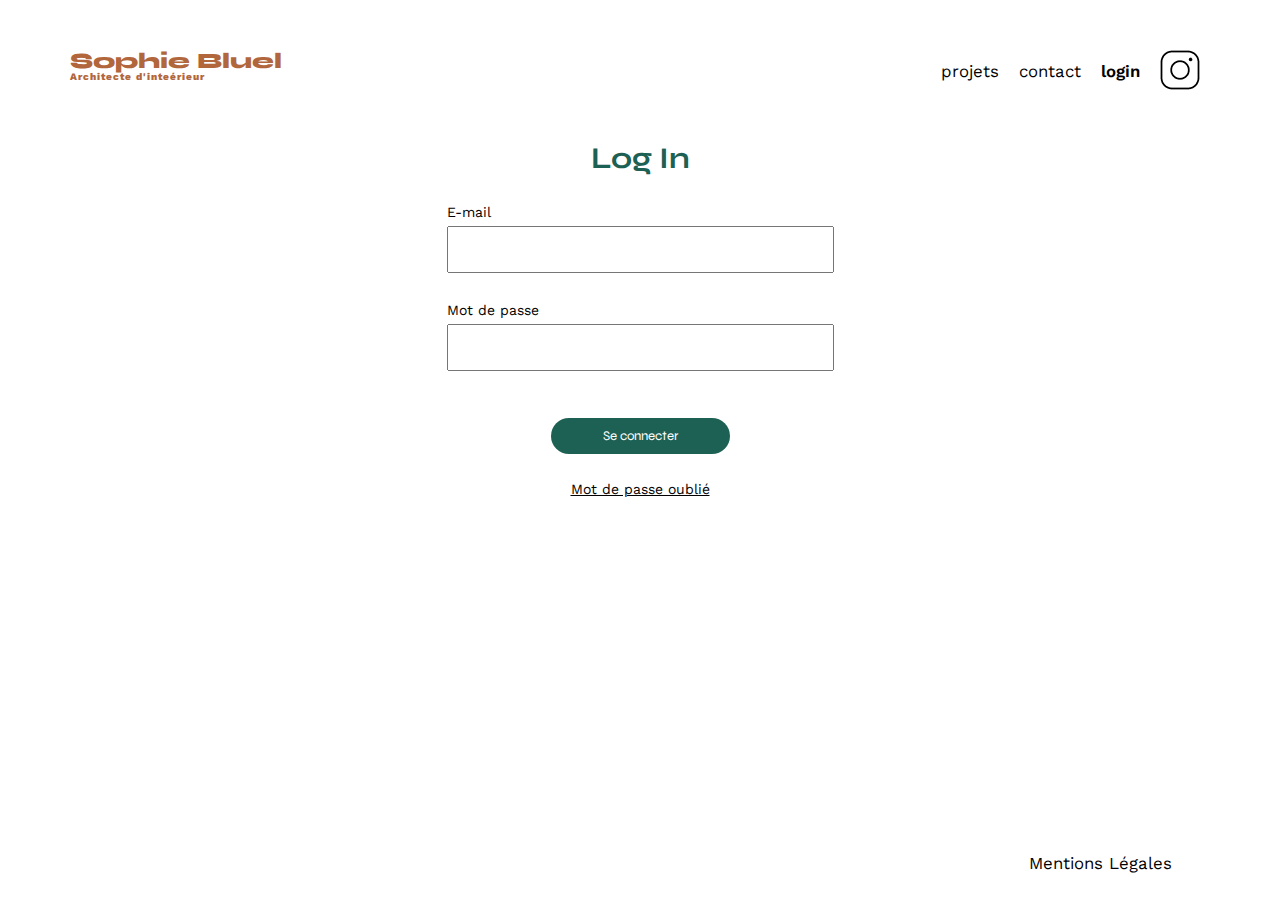
<file: FrontEnd/login.html>
<!DOCTYPE html>
<html lang="fr">
  <head>
    <meta charset="UTF-8" />
    <title>Sophie Bluel - Architecte d'intérieur</title>
    <meta name="viewport" content="width=device-width, initial-scale=1.0" />
    <link rel="preconnect" href="https://fonts.googleapis.com" />
    <link rel="preconnect" href="https://fonts.gstatic.com" crossorigin />
    <link
      href="https://fonts.googleapis.com/css2?family=Syne:wght@700;800&family=Work+Sans&display=swap"
      rel="stylesheet"
    />
    <meta name="description" content="" />
    <link rel="stylesheet" href="./assets/style.css" />
  </head>
  <body class="bodyLogin">
    <div class="bodyUp">
      <header>
        <h1>Sophie Bluel <span>Architecte d'inteérieur</span></h1>
        <nav>
          <ul>
            <li><a href="index.html">projets</a></li>
            <li>contact</li>
            <li class="selectedPage">login</li>
            <li><img src="./assets/icons/instagram.png" alt="Instagram" /></li>
          </ul>
        </nav>
      </header>
      <main>
        <form class="form">
          <h2 class="LogIn-title">Log In</h2>
          <div class="form">
            <p class="login-description">E-mail</p>
            <input type="email" id="email" name="email" />
            <div class="invalidEmail"></div>
            <p class="login-description" id="login-description-password">
              Mot de passe
            </p>
            <input type="password" id="password" name="password" />
            <div class="invalidPassword"></div>
          </div>
          <button type="submit">Se connecter</button>
          <p class="forgottenPassword">Mot de passe oublié</p>
        </form>
      </main>
    </div>
    <footer class="login-footer">
      <nav>
        <ul>
          <li>Mentions Légales</li>
        </ul>
      </nav>
    </footer>
  </body>
  <script type="module" src="./assets/login.js"></script>
</html>
</file>
<file: FrontEnd/assets/style.css>
/* http://meyerweb.com/eric/tools/css/reset/
   v2.0 | 20110126
   License: none (public domain)
*/

html, body, div, span, applet, object, iframe,
h1, h2, h3, h4, h5, h6, p, blockquote, pre,
a, abbr, acronym, address, big, cite, code,
del, dfn, em, img, ins, kbd, q, s, samp,
small, strike, strong, sub, sup, tt, var,
b, u, i, center,
dl, dt, dd, ol, ul, li,
fieldset, form, label, legend,
table, caption, tbody, tfoot, thead, tr, th, td,
article, aside, canvas, details, embed,
figure, figcaption, footer, header, hgroup,
menu, nav, output, ruby, section, summary,
time, mark, audio, video {
	margin: 0;
	padding: 0;
	border: 0;
	font-size: 100%;
	font: inherit;
	vertical-align: baseline;
}
/* HTML5 display-role reset for older browsers */
article, aside, details, figcaption, figure,
footer, header, hgroup, menu, nav, section {
	display: block;
}
body {
	line-height: 1;
}
ol, ul {
	list-style: none;
}
blockquote, q {
	quotes: none;
}
blockquote:before, blockquote:after,
q:before, q:after {
	content: '';
	content: none;
}
table {
	border-collapse: collapse;
	border-spacing: 0;
}
/** end reset css**/
body {
	max-width: 1140px;
	margin:auto;
	font-family: 'Work Sans' ;
	font-size: 14px;
}
header {
	display: flex;
	justify-content: space-between;
	margin: 50px 0
}

header a{
	text-decoration: none;
	color: #000000;
}

header a:hover{
	color:#B1663C;
}
section {
	margin: 50px 0
}

h1{
	display: flex;
	flex-direction: column;
	font-family: 'Syne';
	font-size: 22px;
	font-weight: 800;
	color: #B1663C
}

h1 > span {
	font-family: 'Work Sans';
	font-size:10px;
	letter-spacing: 0.1em;
;
}

h2{
	font-family: 'Syne';
	font-weight: 700;
	font-size: 30px;
	color: #1D6154
}
nav ul {
	display: flex;
	align-items: center;
	list-style-type: none;

}
nav li {
	padding: 0 10px;
	font-size: 1.2em;
}

li:hover {
	color: #B1663C;
	cursor: default;
}

li a:hover{
	cursor:default;
}
#introduction {
	display: flex;
	align-items: center;
}
#introduction figure {
	flex: 1
}
#introduction img {
	display: block;
	margin: auto;
	width: 80%;
}

#introduction article {
	flex: 1
}
#introduction h2 {
	margin-bottom: 1em;
}

#introduction p {
	margin-bottom: 0.5em;
}
#portfolio h2 {
	text-align: center;
	margin-bottom: 1em;
}

.filters{
	display: flex;
	justify-content: center;
	margin-bottom: 51px;
	margin-top: 51px;
}

.filter{
	font-family: 'Syne';
	font-weight: 700;
	font-size: 16px;
	color: #1D6154;
	border: 1px solid #1D6154;
	border-radius: 60px;
	display: inline-block;
	margin-right: 10px;
	padding: 9px 20px 9px 20px;
}

.filter:hover{
	background-color:#E8E8E8;
	cursor: default;
}

#selected{
	background-color: #1D6154;
	color: #FFFFFF;
}

.gallery {
	width: 100%;
	display: grid;
	grid-template-columns: 1fr 1fr 1fr;
	grid-column-gap: 20px;
	grid-row-gap: 20px;
}

.gallery img {
	width: 100%;
}

.gallery figcaption{
	font-size: 13px;
}
#contact {
	width: 50%;
    margin: auto;
}
#contact > * {
	text-align: center;

}
#contact h2{
	margin-bottom: 20px;
}
#contact form {
	text-align: left;
	margin-top:30px;
	display: flex;
	flex-direction: column;
}

#contact input {
	height: 50px;
	font-size: 1.2em;
	border: none;
	box-shadow: 0px 4px 14px rgba(0, 0, 0, 0.09);
}
#contact label {
	margin: 2em 0 1em 0;
}
#contact textarea {
	border: none;
	box-shadow: 0px 4px 14px rgba(0, 0, 0, 0.09);
}

input[type="submit"]{
	font-family: 'Syne';
	font-weight: 700;
	color: white;
	background-color: #1D6154;
	margin : 2em auto ;
	width: 180px;
	text-align: center;
	border-radius: 60px ;
}

footer nav ul {
	display: flex;
	justify-content: flex-end;
	margin: 2em
}

/* Login page */
.bodyLogin{
	display: flex;
	flex-direction: column;
	height: 100vh;
	justify-content: space-between;
}

.selectedPage{
	font-weight: 600;
}
form{
	display: flex;
	flex-direction: column;
	align-items: center;
	text-align: left;
	margin-top: 162px;
}

.form{
	margin-top: 32px;
}

.login-description{
	margin-bottom: 7px;
}

#login-description-password{
	margin-top: 30px;
}

form input{
	width: 379px;
	height: 41px;
}

form button{
	margin-top: 47px;
	margin-bottom: 28px ;
	background-color: #1D6154;
	color:#FFFFFF;
	width: 179px;
	height: 36px;
	border-radius: 60px;
	font-family: syne;
	border: none;
}

form  button:hover{
	filter: brightness(1.05);
	box-shadow: 0px 6px 15px rgba(0, 0, 0, 0.5);
	cursor: default;
}

.forgottenPassword{
	text-decoration: underline;
}

.forgottenPassword:hover{
	font-weight: 900;
	cursor: default;
}

.error-message{
	color: red;
	font-weight: 500;
	margin-top: 5px;
	text-align: center;
	font-style: italic;
}

/* Editor mode */
.editorBar{
	display: flex;
	width: 100vw;
	height: 59px;
	position: fixed;
	top: 0;
	z-index: 3;
	background-color: #000000;
	position: relative;
	left: 50%;
	transform: translateX(-50%);
	justify-content: center;
	align-items: center;
	gap: 21px;
}

.edittorTitle{
	display: flex;
	color: #FFFFFF;
	justify-content: center;
	align-content: center;
	gap: 7px;
}

.publishButton{
	background-color:#FFFFFF;
	width: 216px;
	height: 38px;
	border-radius: 60px;
	display: flex;
	justify-content: center;
	align-items: center;
	font-weight: 500;
}

.publishButton:hover{
	background-color: #E8E8E8;
	cursor: default;
}

.sectionPhotoIntro{
	display: block;
}

.buttonModifier{
	display: flex;
	gap: 8px;
}
.buttonModifier:hover{
	color: #B1663C;
	cursor: default;
}

#buttonModifier-0{
	margin-top: 13px;
	margin-left: 55px;
}

#buttonModifier-1{
	margin-top: 10px;
	
}

.projetsTitleSection{
	display: flex;
	justify-content: center;
	align-content: center;
	gap: 31px;	
}

/* modal */
.modal{
	display: none;
}
.modal-background{
	position: fixed;
	z-index: 1;
	left:0;
	top: 0;
	height: 100%;
	width: 100%;
	overflow: auto;
	background:#000000;
	opacity: 0.5;
	animation-name: backgroundOpen;
	animation-duration: 1s;
}

.modal-window{
	background-color: #FFFFFF;
	opacity: 1;
	position: fixed;
	top: 50%;
	left: 50%;
	transform: translate(-50%, -50%);
	width: 630px;
	height: 730px;
	border-radius: 10px;
	z-index: 2;
	display: flex;
	flex-direction: column;
	align-items: center;
}

.closeBtn{
	align-self: flex-end;
	margin-right: 30px;
	margin-top:20px;
	font-size: 20px;
	font-weight: 600;
	cursor: default;
}

.closeBtn:hover{
	scale: 1.5;
}

.modal-window h3{
	font-size: 26px;
	font-weight: 400;
}

.modal-gallery{
	width: 450px;
	max-height: 53%;
	height: 53%;
	margin-top: 47px;
	margin-bottom: 47px;
	display: flex;
	flex-wrap: wrap;
	gap: 10px;
	overflow: auto;
}

.modal-window hr{
	border: none;
	color: #B3B3B3;
	width: 430px;
	height: 0px;
	border: 1px solid #B3B3B3;
}

.addPhotoButton{
	width:237px;
	height: 36px;
	display: flex;
	justify-content: center;
	align-items: center;
	background-color:#1D6154;
	border-radius: 60px;
	margin-top: 38px;
	margin-bottom: 23px;
}

.addPhotoButton:hover{
	filter: brightness(1.05);
	box-shadow: 0px 6px 15px rgba(0, 0, 0, 0.5);
	cursor: default;
}

.addPhotoButton p{
	color: white;
	font-weight: 700;
	line-height: 36px;
	font-family: syne;
}

.deleteAll{
	color: #B1663C;
	padding-bottom: 48px;
	font-family: syne;
	font-weight: 400;
}

.figureForModal {
	position: relative;

}

.imgForModal{
	max-width: 78px;
	max-height: 104px

}

.figCaptionForModal{
	font-size: 12px;
}
.figureContainer{
	width: 17px;
	height: 17px;
	background-color: #000000;
	position: absolute;
}
.trashContainer{
	top: 8px;
	right: 5px;
}

.arrowsContainer{
	top: 8px;
	right: 26px;
}
.figureContainer:hover,
.figureContainer:hover * {
	transform: scale(1.2);
}

.figureContainer i{
	color:#FFFFFF;
	position: absolute;
	top: 3px;
	right:3.5px;
	font-size: 11px;
	background-color: black;
	color: white;
}

/* AddphotoModal */
.iconBar{
width: 100%;
display: flex;
justify-content: space-between;
}

.fa-arrow-left {
	margin-left: 30px;
	margin-top:20px;
	font-size: 20px;
	font-weight: 600;
	cursor: default;
}

.fa-arrow-left:hover{
	scale: 1.5;
}

.addPhotomodalTitle{
	margin-top: 36px;
}

.addPhotoForm{
	margin-top: 36px;
}

.uploadPhotoContainer{
	width:420px;
	height:169px;
	background-color: #E8F1F7;
	border-radius: 3px;
	display: flex;
	flex-direction: column;
	justify-content: center;
	align-items: center;
	position: relative;
	/* bottom: 120px; */
}

.fa-image{
	font-size: 46px;
	transform: scaleX(1.2);
	color: #E8F1F7;
	-webkit-text-stroke:2px;
	-webkit-text-stroke-color: #B9C5CC; 
	position: absolute;
	top:28px;
}

.uploadPhotoButtoncontainer{
	width:173px;
	height:36px;
	background-color: #CBD6DC;
	border-radius: 50px;
	position:relative;
	display: inline-block;
	top:21px
}

.uploadPhotoButtoncontainer:hover{
	filter: brightness(0.9);
	box-shadow: 0px 6px 8px rgba(0, 0, 0, 0.2);
	cursor: default;
}

.uploadPhotoButton{
	opacity: 0;
	position: absolute;
	top: 0;
	left: 0;
	width: 100%;
	height: 100%;
	cursor: default;
	overflow: hidden;
}

.uploadPhotoButtonText{
	color: #306685;
	text-align: center;
	cursor: default;
	position:absolute;
	top:10px;
	left:33px;
}

.uploadPhotodescription{
	display: block;
	font-size: 10px;
	position: absolute;
	bottom: 19px;
}

.photoPreviewImg{
	max-height: 169px;
	max-width: 420px;
	object-fit: cover;
	z-index: 4;
}

.invalidFile{
	z-index: 5;
	color: red;
	font-style: italic;
}

.titleLabel{
	display: block;
	text-align: left;
	margin-top: 30px;
	margin-bottom: 10px;
	align-self: flex-start;
}

.nameInput{
	display: block;
	width:404px;
	height:51px;
	border: none;
	box-shadow: 0px 4px 14px rgba(0, 0, 0, 0.09);
	outline: none;
	padding-left:16px
}

.categoryLabel{
	display: block;
	text-align: left;
	margin-top: 21px;
	margin-bottom: 10px;
	align-self: flex-start
}

.categorySelect{
	width: 420px;
	height:51px;
	background-color: #FFFFFF;
	border: none;
	box-shadow: 0px 4px 14px rgba(0, 0, 0, 0.09);
	margin-bottom: 47px;
	padding-left: 16px;
}

.sendButton{
	display: flex;
	width: 237px;
	height: 36px;
	background-color: #A7A7A7;
	border-radius: 60px;
	margin-top: 42px;
	justify-content: center;
	align-items: center;
}

.sendButton:hover{
	filter: brightness(1);
	box-shadow: none;
}

.sendButtonText{
	color: #FFFFFF;
	font-family: syne;
}

#buttonReadyToWork{
	background-color:#1D6154;
}

#buttonReadyToWork:hover{
	filter: brightness(0.9);
	box-shadow: 0px 6px 8px rgba(0, 0, 0, 0.2);
	cursor: default;
}

@keyframes backgroundOpen{
	from{opacity:0}
	to {opacity: 0.5}
}
</file>
